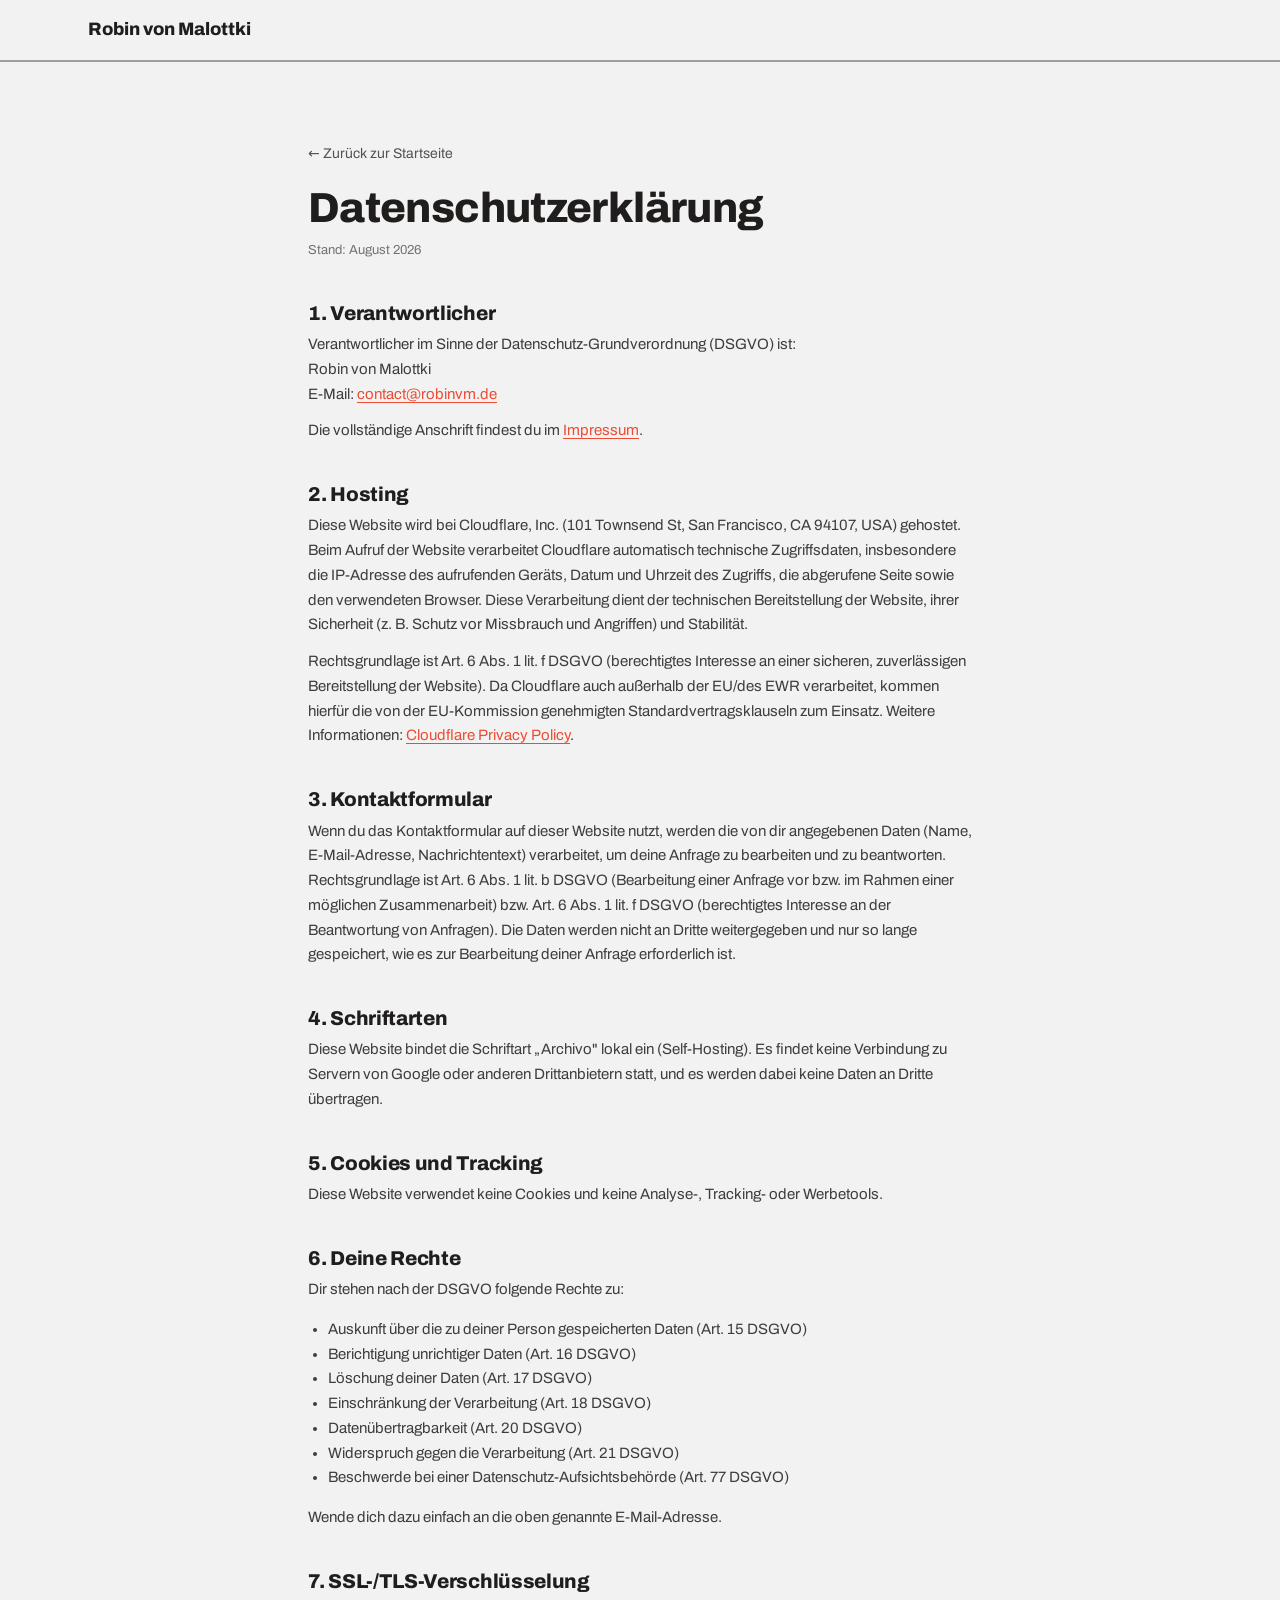
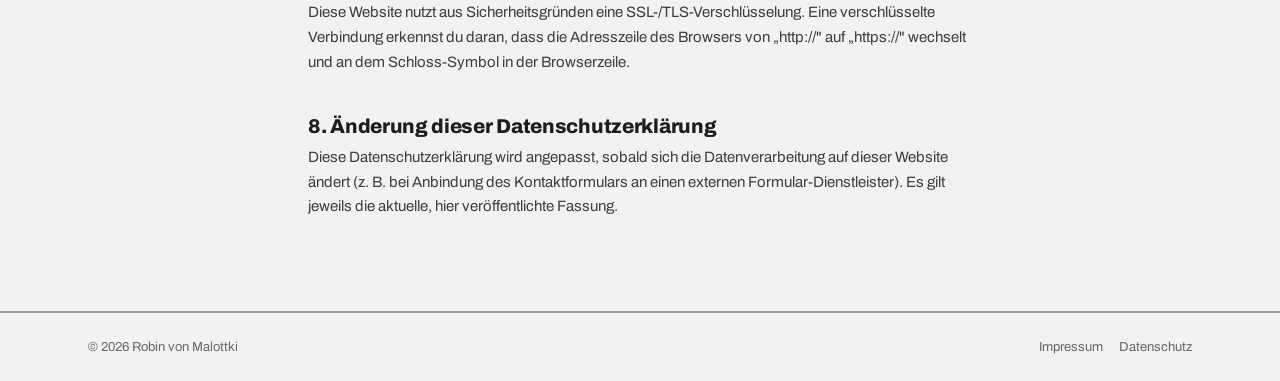
<file: datenschutz.html>
<!DOCTYPE html>
<html lang="de">
<head>
<meta charset="utf-8">
<meta name="viewport" content="width=device-width, initial-scale=1">
<title>Datenschutzerklärung — Robin von Malottki</title>
<meta name="description" content="Datenschutzerklärung der persönlichen Portfolio-Website von Robin von Malottki.">
<meta name="robots" content="noindex">
<link rel="stylesheet" href="_ds/modernist-497978d5-7352-4663-9569-477db5312d2f/styles.css">
<style>
html{scroll-behavior:smooth}
.legal{max-width:760px;margin:0 auto;padding:clamp(40px,7vw,80px) clamp(20px,4vw,48px)}
.legal h1{margin-bottom:8px}
.legal h2{font-size:20px;margin-top:40px}
.legal p, .legal li{font-size:15px;opacity:.85;line-height:1.65}
.legal ul{padding-left:20px}
.back-link{display:inline-flex;align-items:center;gap:6px;font-size:14px;color:inherit;text-decoration:none;opacity:.75}
.back-link:hover{opacity:1;color:var(--color-accent)}
</style>
</head>
<body style="background:var(--color-bg);color:var(--color-text)">
<header style="border-bottom:2px solid var(--color-divider)">
  <nav style="display:flex;align-items:center;padding:16px clamp(20px,4vw,48px);max-width:1200px;margin:0 auto">
    <a href="index.html" style="font-family:var(--font-heading);font-weight:800;font-size:18px;color:var(--color-text);text-decoration:none">Robin von Malottki</a>
  </nav>
</header>

<main class="legal">
  <a href="index.html" class="back-link">← Zurück zur Startseite</a>
  <h1 style="margin-top:20px">Datenschutzerklärung</h1>
  <p style="opacity:.6;font-size:13px">Stand: August 2026</p>

  <h2>1. Verantwortlicher</h2>
  <p>
    Verantwortlicher im Sinne der Datenschutz-Grundverordnung (DSGVO) ist:<br>
    Robin von Malottki<br>
    E-Mail: <a href="mailto:contact@robinvm.de">contact@robinvm.de</a>
  </p>
  <p>Die vollständige Anschrift findest du im <a href="impressum.html">Impressum</a>.</p>

  <h2>2. Hosting</h2>
  <p>
    Diese Website wird bei Cloudflare, Inc. (101 Townsend St, San Francisco, CA 94107, USA) gehostet. Beim Aufruf der Website verarbeitet Cloudflare automatisch technische Zugriffsdaten, insbesondere die IP-Adresse des aufrufenden Geräts, Datum und Uhrzeit des Zugriffs, die abgerufene Seite sowie den verwendeten Browser. Diese Verarbeitung dient der technischen Bereitstellung der Website, ihrer Sicherheit (z. B. Schutz vor Missbrauch und Angriffen) und Stabilität.
  </p>
  <p>
    Rechtsgrundlage ist Art. 6 Abs. 1 lit. f DSGVO (berechtigtes Interesse an einer sicheren, zuverlässigen Bereitstellung der Website). Da Cloudflare auch außerhalb der EU/des EWR verarbeitet, kommen hierfür die von der EU-Kommission genehmigten Standardvertragsklauseln zum Einsatz. Weitere Informationen: <a href="https://www.cloudflare.com/privacypolicy/" target="_blank" rel="noopener">Cloudflare Privacy Policy</a>.
  </p>

  <h2>3. Kontaktformular</h2>
  <p>
    Wenn du das Kontaktformular auf dieser Website nutzt, werden die von dir angegebenen Daten (Name, E-Mail-Adresse, Nachrichtentext) verarbeitet, um deine Anfrage zu bearbeiten und zu beantworten. Rechtsgrundlage ist Art. 6 Abs. 1 lit. b DSGVO (Bearbeitung einer Anfrage vor bzw. im Rahmen einer möglichen Zusammenarbeit) bzw. Art. 6 Abs. 1 lit. f DSGVO (berechtigtes Interesse an der Beantwortung von Anfragen). Die Daten werden nicht an Dritte weitergegeben und nur so lange gespeichert, wie es zur Bearbeitung deiner Anfrage erforderlich ist.
  </p>

  <h2>4. Schriftarten</h2>
  <p>
    Diese Website bindet die Schriftart „Archivo" lokal ein (Self-Hosting). Es findet keine Verbindung zu Servern von Google oder anderen Drittanbietern statt, und es werden dabei keine Daten an Dritte übertragen.
  </p>

  <h2>5. Cookies und Tracking</h2>
  <p>
    Diese Website verwendet keine Cookies und keine Analyse-, Tracking- oder Werbetools.
  </p>

  <h2>6. Deine Rechte</h2>
  <p>Dir stehen nach der DSGVO folgende Rechte zu:</p>
  <ul>
    <li>Auskunft über die zu deiner Person gespeicherten Daten (Art. 15 DSGVO)</li>
    <li>Berichtigung unrichtiger Daten (Art. 16 DSGVO)</li>
    <li>Löschung deiner Daten (Art. 17 DSGVO)</li>
    <li>Einschränkung der Verarbeitung (Art. 18 DSGVO)</li>
    <li>Datenübertragbarkeit (Art. 20 DSGVO)</li>
    <li>Widerspruch gegen die Verarbeitung (Art. 21 DSGVO)</li>
    <li>Beschwerde bei einer Datenschutz-Aufsichtsbehörde (Art. 77 DSGVO)</li>
  </ul>
  <p>Wende dich dazu einfach an die oben genannte E-Mail-Adresse.</p>

  <h2>7. SSL-/TLS-Verschlüsselung</h2>
  <p>
    Diese Website nutzt aus Sicherheitsgründen eine SSL-/TLS-Verschlüsselung. Eine verschlüsselte Verbindung erkennst du daran, dass die Adresszeile des Browsers von „http://" auf „https://" wechselt und an dem Schloss-Symbol in der Browserzeile.
  </p>

  <h2>8. Änderung dieser Datenschutzerklärung</h2>
  <p>
    Diese Datenschutzerklärung wird angepasst, sobald sich die Datenverarbeitung auf dieser Website ändert (z. B. bei Anbindung des Kontaktformulars an einen externen Formular-Dienstleister). Es gilt jeweils die aktuelle, hier veröffentlichte Fassung.
  </p>
</main>

<footer style="border-top:2px solid var(--color-divider)">
  <div style="max-width:1200px;margin:0 auto;padding:24px clamp(20px,4vw,48px);display:flex;justify-content:space-between;flex-wrap:wrap;gap:12px;font-size:13px;opacity:.65">
    <span>© 2026 Robin von Malottki</span>
    <div style="display:flex;gap:16px">
      <a href="impressum.html" style="color:inherit;text-decoration:none">Impressum</a>
      <a href="datenschutz.html" style="color:inherit;text-decoration:none">Datenschutz</a>
    </div>
  </div>
</footer>
</body>
</html>
</file>
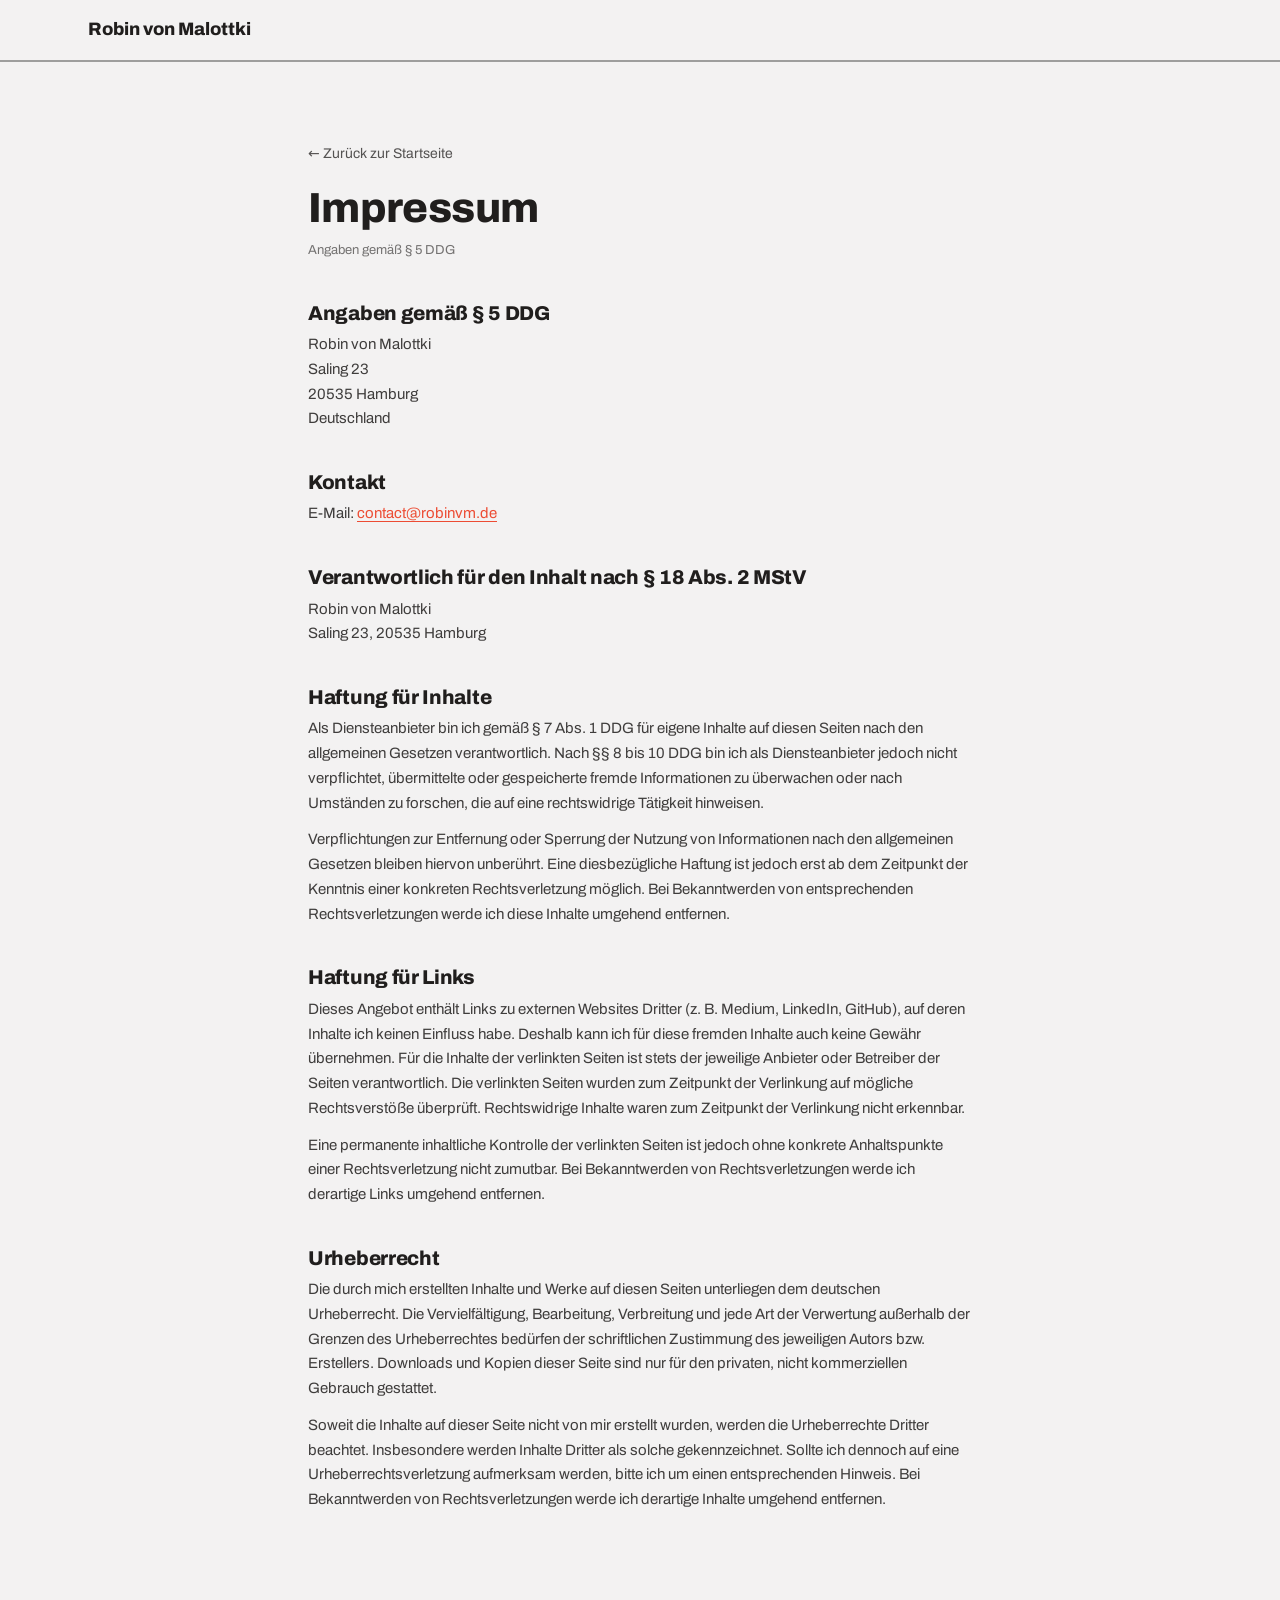
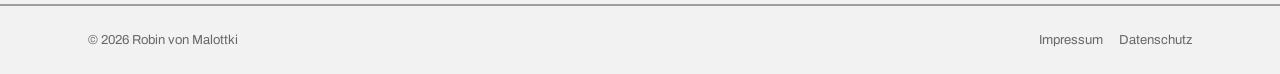
<file: impressum.html>
<!DOCTYPE html>
<html lang="de">
<head>
<meta charset="utf-8">
<meta name="viewport" content="width=device-width, initial-scale=1">
<title>Impressum — Robin von Malottki</title>
<meta name="description" content="Impressum der persönlichen Portfolio-Website von Robin von Malottki.">
<meta name="robots" content="noindex">
<link rel="stylesheet" href="_ds/modernist-497978d5-7352-4663-9569-477db5312d2f/styles.css">
<style>
html{scroll-behavior:smooth}
.legal{max-width:760px;margin:0 auto;padding:clamp(40px,7vw,80px) clamp(20px,4vw,48px)}
.legal h1{margin-bottom:8px}
.legal h2{font-size:20px;margin-top:40px}
.legal p, .legal li{font-size:15px;opacity:.85;line-height:1.65}
.back-link{display:inline-flex;align-items:center;gap:6px;font-size:14px;color:inherit;text-decoration:none;opacity:.75}
.back-link:hover{opacity:1;color:var(--color-accent)}
</style>
</head>
<body style="background:var(--color-bg);color:var(--color-text)">
<header style="border-bottom:2px solid var(--color-divider)">
  <nav style="display:flex;align-items:center;padding:16px clamp(20px,4vw,48px);max-width:1200px;margin:0 auto">
    <a href="index.html" style="font-family:var(--font-heading);font-weight:800;font-size:18px;color:var(--color-text);text-decoration:none">Robin von Malottki</a>
  </nav>
</header>

<main class="legal">
  <a href="index.html" class="back-link">← Zurück zur Startseite</a>
  <h1 style="margin-top:20px">Impressum</h1>
  <p style="opacity:.6;font-size:13px">Angaben gemäß § 5 DDG</p>

  <h2>Angaben gemäß § 5 DDG</h2>
  <p>
    Robin von Malottki<br>
    Saling 23<br>
    20535 Hamburg<br>
    Deutschland
  </p>

  <h2>Kontakt</h2>
  <p>
    E-Mail: <a href="mailto:contact@robinvm.de">contact@robinvm.de</a>
  </p>

  <h2>Verantwortlich für den Inhalt nach § 18 Abs. 2 MStV</h2>
  <p>
    Robin von Malottki<br>
    Saling 23, 20535 Hamburg
  </p>

  <h2>Haftung für Inhalte</h2>
  <p>
    Als Diensteanbieter bin ich gemäß § 7 Abs. 1 DDG für eigene Inhalte auf diesen Seiten nach den allgemeinen Gesetzen verantwortlich. Nach §§ 8 bis 10 DDG bin ich als Diensteanbieter jedoch nicht verpflichtet, übermittelte oder gespeicherte fremde Informationen zu überwachen oder nach Umständen zu forschen, die auf eine rechtswidrige Tätigkeit hinweisen.
  </p>
  <p>
    Verpflichtungen zur Entfernung oder Sperrung der Nutzung von Informationen nach den allgemeinen Gesetzen bleiben hiervon unberührt. Eine diesbezügliche Haftung ist jedoch erst ab dem Zeitpunkt der Kenntnis einer konkreten Rechtsverletzung möglich. Bei Bekanntwerden von entsprechenden Rechtsverletzungen werde ich diese Inhalte umgehend entfernen.
  </p>

  <h2>Haftung für Links</h2>
  <p>
    Dieses Angebot enthält Links zu externen Websites Dritter (z. B. Medium, LinkedIn, GitHub), auf deren Inhalte ich keinen Einfluss habe. Deshalb kann ich für diese fremden Inhalte auch keine Gewähr übernehmen. Für die Inhalte der verlinkten Seiten ist stets der jeweilige Anbieter oder Betreiber der Seiten verantwortlich. Die verlinkten Seiten wurden zum Zeitpunkt der Verlinkung auf mögliche Rechtsverstöße überprüft. Rechtswidrige Inhalte waren zum Zeitpunkt der Verlinkung nicht erkennbar.
  </p>
  <p>
    Eine permanente inhaltliche Kontrolle der verlinkten Seiten ist jedoch ohne konkrete Anhaltspunkte einer Rechtsverletzung nicht zumutbar. Bei Bekanntwerden von Rechtsverletzungen werde ich derartige Links umgehend entfernen.
  </p>

  <h2>Urheberrecht</h2>
  <p>
    Die durch mich erstellten Inhalte und Werke auf diesen Seiten unterliegen dem deutschen Urheberrecht. Die Vervielfältigung, Bearbeitung, Verbreitung und jede Art der Verwertung außerhalb der Grenzen des Urheberrechtes bedürfen der schriftlichen Zustimmung des jeweiligen Autors bzw. Erstellers. Downloads und Kopien dieser Seite sind nur für den privaten, nicht kommerziellen Gebrauch gestattet.
  </p>
  <p>
    Soweit die Inhalte auf dieser Seite nicht von mir erstellt wurden, werden die Urheberrechte Dritter beachtet. Insbesondere werden Inhalte Dritter als solche gekennzeichnet. Sollte ich dennoch auf eine Urheberrechtsverletzung aufmerksam werden, bitte ich um einen entsprechenden Hinweis. Bei Bekanntwerden von Rechtsverletzungen werde ich derartige Inhalte umgehend entfernen.
  </p>
</main>

<footer style="border-top:2px solid var(--color-divider)">
  <div style="max-width:1200px;margin:0 auto;padding:24px clamp(20px,4vw,48px);display:flex;justify-content:space-between;flex-wrap:wrap;gap:12px;font-size:13px;opacity:.65">
    <span>© 2026 Robin von Malottki</span>
    <div style="display:flex;gap:16px">
      <a href="impressum.html" style="color:inherit;text-decoration:none">Impressum</a>
      <a href="datenschutz.html" style="color:inherit;text-decoration:none">Datenschutz</a>
    </div>
  </div>
</footer>
</body>
</html>
</file>
<file: _ds/modernist-497978d5-7352-4663-9569-477db5312d2f/styles.css>
/* Modernist — design-system tokens and component classes. This file is the source of truth for the system's look; retune it here and see readme.md. */
/* Archivo is self-hosted (fonts/archivo-latin-variable.woff2) rather than loaded from
   Google's CDN, so visiting this site never sends a visitor's IP address to Google. */
@font-face {
  font-family: 'Archivo';
  font-style: normal;
  font-weight: 400;
  font-display: swap;
  src: url('fonts/archivo-latin-variable.woff2') format('woff2');
}
@font-face {
  font-family: 'Archivo';
  font-style: normal;
  font-weight: 600;
  font-display: swap;
  src: url('fonts/archivo-latin-variable.woff2') format('woff2');
}
@font-face {
  font-family: 'Archivo';
  font-style: normal;
  font-weight: 800;
  font-display: swap;
  src: url('fonts/archivo-latin-variable.woff2') format('woff2');
}

:root {
  --color-bg: #f3f2f2;
  --color-surface: #eae9e9;
  --color-text: #201e1d;
  --color-accent: #ec3013;
  --color-accent-2: #e15b47;
  --color-divider: color-mix(in srgb, #201e1d 40%, transparent);

  /* Tonal ramps — generated in OKLCH on one shared lightness scale, so the
     same step of any role matches the others in visual value. */
  --color-neutral-100: #f8f4f4;
  --color-neutral-200: #eae7e7;
  --color-neutral-300: #d7d3d3;
  --color-neutral-400: #bab6b6;
  --color-neutral-500: #9b9797;
  --color-neutral-600: #7d7979;
  --color-neutral-700: #605d5d;
  --color-neutral-800: #444141;
  --color-neutral-900: #2d2b2b;

  --color-accent-100: #fff2ef;
  --color-accent-200: #ffe0d9;
  --color-accent-300: #ffc4b8;
  --color-accent-400: #ff9783;
  --color-accent-500: #ff563c;
  --color-accent-600: #dd2b0f;
  --color-accent-700: #ae1800;
  --color-accent-800: #7c1405;
  --color-accent-900: #4d170e;

  --color-accent-2-100: #fff2ef;
  --color-accent-2-200: #ffe0da;
  --color-accent-2-300: #ffc4b9;
  --color-accent-2-400: #ff9784;
  --color-accent-2-500: #ef6853;
  --color-accent-2-600: #c94b39;
  --color-accent-2-700: #9e3526;
  --color-accent-2-800: #71261b;
  --color-accent-2-900: #471d16;

  --font-heading: "Archivo", system-ui, sans-serif;
  --font-heading-weight: 800;
  --font-body: "Archivo", system-ui, sans-serif;

  --space-1: 4.0px;
  --space-2: 8.0px;
  --space-3: 12.0px;
  --space-4: 16.0px;
  --space-6: 24.0px;
  --space-8: 32.0px;

  --radius-sm: 0px;
  --radius-md: 0px;
  --radius-lg: 0px;

  /* Elevation — derived from the ground: soft ink-tinted shadows on a
     light theme, a hairline edge + ambient darkness on a dark one. */
  --shadow-sm: 0 1px 2px color-mix(in srgb, #2d2b2b 14%, transparent);
  --shadow-md: 0 3px 10px color-mix(in srgb, #2d2b2b 16%, transparent);
  --shadow-lg: 0 12px 32px color-mix(in srgb, #2d2b2b 22%, transparent);
}

body {
  background: var(--color-bg);
  color: var(--color-text);
  font-family: var(--font-body);
}
h1, h2, h3, h4 { font-family: var(--font-heading); font-weight: var(--font-heading-weight); }

.grayscale{filter:grayscale(1) contrast(1.08)}

/* ══════════════════════════════════════════════════════════════════════════
   Components — built with the tokens above. Plain CSS
   on plain HTML: no JavaScript, no build step. Each class is documented in
   readme.md and demonstrated in foundations/ and components/.
   ══════════════════════════════════════════════════════════════════════ */

*, *::before, *::after { box-sizing: border-box; }
body { margin: 0; font-size: 15px; line-height: 1.55; font-weight: 400; }
h1, h2, h3, h4, h5, h6 {
  font-family: var(--font-heading); font-weight: var(--font-heading-weight);
  line-height: 1.12; letter-spacing: -0.015em; margin: 0 0 var(--space-2);
}
h1 { font-size: 42px; }
h2 { font-size: 32px; }
h3 { font-size: 25px; }
h4 { font-size: 20px; }
h5 { font-size: 16px; }
h6 { font-size: 13px; }
h6 { letter-spacing: 0.08em; text-transform: uppercase; }
p { margin: 0 0 var(--space-3); }
a { color: var(--color-accent); text-underline-offset: 3px; }
img { display: block; max-width: 100%; }
figure { margin: 0; }
figcaption {
  font-size: 11px; margin-top: var(--space-1);
  color: color-mix(in srgb, var(--color-text) 55%, transparent);
}
.text-muted { color: color-mix(in srgb, var(--color-text) 55%, transparent); }
:focus { outline: none; }
:focus-visible { outline: 2px solid var(--color-accent); outline-offset: 2px; }
::selection { background: color-mix(in srgb, var(--color-accent) 30%, transparent); }

/* — rules — */
.hr {
  height: 2px; border: 0; margin: var(--space-4) 0;
  background: var(--color-divider);
}

/* — buttons — */
.btn {
  display: inline-flex; align-items: center; justify-content: center; gap: 6px;
  cursor: pointer; text-decoration: none;
  font-family: var(--font-heading); font-weight: var(--font-heading-weight);
  font-size: 14px; line-height: 1.2; color: var(--color-text); /* matches the .input's 14px —
     the pair sits side by side in sign-up rows */
  background: transparent; border: 1px solid transparent;
  padding: var(--space-2) calc(var(--space-3) * 1.2);
  border-radius: var(--radius-md);
}
.btn svg { display: block; }
.btn:disabled { opacity: 0.45; cursor: not-allowed; }
.btn-primary { background: var(--color-accent); color: var(--color-bg); }
.btn-primary:hover { background: var(--color-accent-600); }
.btn-primary:active { background: var(--color-accent-700); }
.btn-secondary { border-color: var(--color-divider); }
.btn-secondary:hover { background: color-mix(in srgb, var(--color-text) 7%, transparent); }
.btn-secondary:active { background: color-mix(in srgb, var(--color-text) 14%, transparent); }
.btn-ghost { color: var(--color-accent); padding-inline: var(--space-1); }
.btn-ghost:hover { background: color-mix(in srgb, var(--color-accent) 10%, transparent); }
.btn-ghost:active { background: color-mix(in srgb, var(--color-accent) 18%, transparent); }
.btn-icon { width: 36px; height: 36px; padding: 0; }
.btn-block { width: 100%; margin-top: var(--space-2); justify-content: flex-start; text-align: left; }

/* — forms — */
.field > label {
  display: block; font-size: 12px; margin-bottom: 5px;
  color: color-mix(in srgb, var(--color-text) 70%, transparent);
}
.input {
  width: 100%; min-height: 36px; padding: 6px 10px; font: inherit;
  font-size: 14px; color: var(--color-text); caret-color: var(--color-accent);
  background: var(--color-surface);
  border: 1px solid var(--color-divider); border-radius: var(--radius-md);
}
.input:hover { border-color: color-mix(in srgb, var(--color-text) 45%, transparent); }
.input:focus-visible { border-color: var(--color-accent); outline-offset: 0; }
textarea.input { min-height: 90px; resize: vertical; }
.radio { display: inline-flex; align-items: center; gap: 8px; cursor: pointer; font-size: 14px; }
.radio input, .seg-opt input {
  position: absolute; opacity: 0; width: 0; height: 0; pointer-events: none;
}
.radio .dot {
  width: 16px; height: 16px; flex: none; border-radius: 50%;
  border: 1.5px solid var(--color-divider);
}
.radio:hover .dot { border-color: var(--color-accent); }
.radio input:checked + .dot {
  border-color: var(--color-accent); background: var(--color-accent);
  box-shadow: inset 0 0 0 4px var(--color-bg);
}
.radio input:focus-visible + .dot { outline: 2px solid var(--color-accent); outline-offset: 2px; }
.seg {
  display: inline-flex; overflow: hidden;
  border: 1px solid var(--color-divider); border-radius: var(--radius-md);
}
.seg-opt {
  display: inline-flex; align-items: center; gap: 6px;
  padding: 7px 12px; font-size: 13px; cursor: pointer;
}
.seg-opt + .seg-opt { border-left: 1px solid var(--color-divider); }
.seg-opt:has(input:checked) { background: var(--color-accent); color: var(--color-bg); }
.seg-opt:not(:has(input:checked)):hover { background: color-mix(in srgb, var(--color-text) 7%, transparent); }
.seg-opt:has(input:focus-visible) { outline: 2px solid var(--color-accent); outline-offset: -2px; }

/* — cards — */
.card {
  display: flex; flex-direction: column; gap: var(--space-2);
  padding: var(--space-3); border-radius: var(--radius-md); background: var(--color-surface);
}
.card-kicker { font-size: 10px; letter-spacing: 0.1em; text-transform: uppercase; color: var(--color-accent); }
.card-title {
  font-family: var(--font-heading); font-weight: var(--font-heading-weight);
  font-size: 17px; line-height: 1.2;
}
.card-body { margin: 0; font-size: 13px; opacity: 0.8; flex: 1; }
.card-meta {
  display: flex; align-items: center; gap: 6px; font-size: 11px;
  color: color-mix(in srgb, var(--color-text) 50%, transparent);
}
.elev-sm { box-shadow: var(--shadow-sm); }
.elev-md { box-shadow: var(--shadow-md); }
.elev-lg { box-shadow: var(--shadow-lg); }

/* — tags — */
.tag {
  display: inline-flex; align-items: center; font-size: 11px;
  letter-spacing: 0.02em; padding: 3px 10px;
  border-radius: calc(var(--radius-md) * 0.75);
}
.tag-accent { background: var(--color-accent-100); color: var(--color-accent-800); }
.tag-accent-2 { background: var(--color-accent-2-100); color: var(--color-accent-2-800); }
.tag-neutral { background: var(--color-neutral-100); color: var(--color-neutral-800); }
.tag-outline { border: 1px solid var(--color-accent); color: var(--color-accent); }

/* — navigation — */
.nav {
  display: flex; align-items: center; gap: var(--space-4);
  padding: var(--space-3) var(--space-4);
  border-bottom: 2px solid var(--color-divider);
}
.nav-brand {
  font-family: var(--font-heading); font-weight: var(--font-heading-weight);
  font-size: 18px; margin-right: auto;
}
.nav a { color: inherit; text-decoration: none; font-size: 14px; }
.nav a:hover, .nav a[aria-current='page'] { color: var(--color-accent); }

/* — tables — */
.table { width: 100%; border-collapse: collapse; font-size: 14px; }
.table th {
  text-align: left; font-size: 11px; letter-spacing: 0.08em; text-transform: uppercase;
  color: color-mix(in srgb, var(--color-text) 60%, transparent);
  padding: var(--space-2); border-bottom: 2px solid var(--color-divider);
}
.table td {
  padding: var(--space-2);
  border-bottom: 1px solid var(--color-divider);
}
.table tbody tr:hover { background: color-mix(in srgb, var(--color-text) 4%, transparent); }

/* — dialog — */
.dialog-backdrop {
  position: fixed; inset: 0; display: grid; place-items: center;
  padding: var(--space-4);
  background: color-mix(in srgb, var(--color-neutral-900) 50%, transparent);
}
.dialog {
  width: min(440px, 100%); display: flex; flex-direction: column; gap: var(--space-3);
  padding: var(--space-4); border-radius: var(--radius-lg);
  background: var(--color-surface); box-shadow: var(--shadow-lg);
}
.dialog-title {
  font-family: var(--font-heading); font-weight: var(--font-heading-weight);
  font-size: 20px;
}
.dialog-body { font-size: 14px; opacity: 0.85; }
.dialog-actions { display: flex; justify-content: flex-end; gap: var(--space-2); margin-top: var(--space-2); }
</file>
